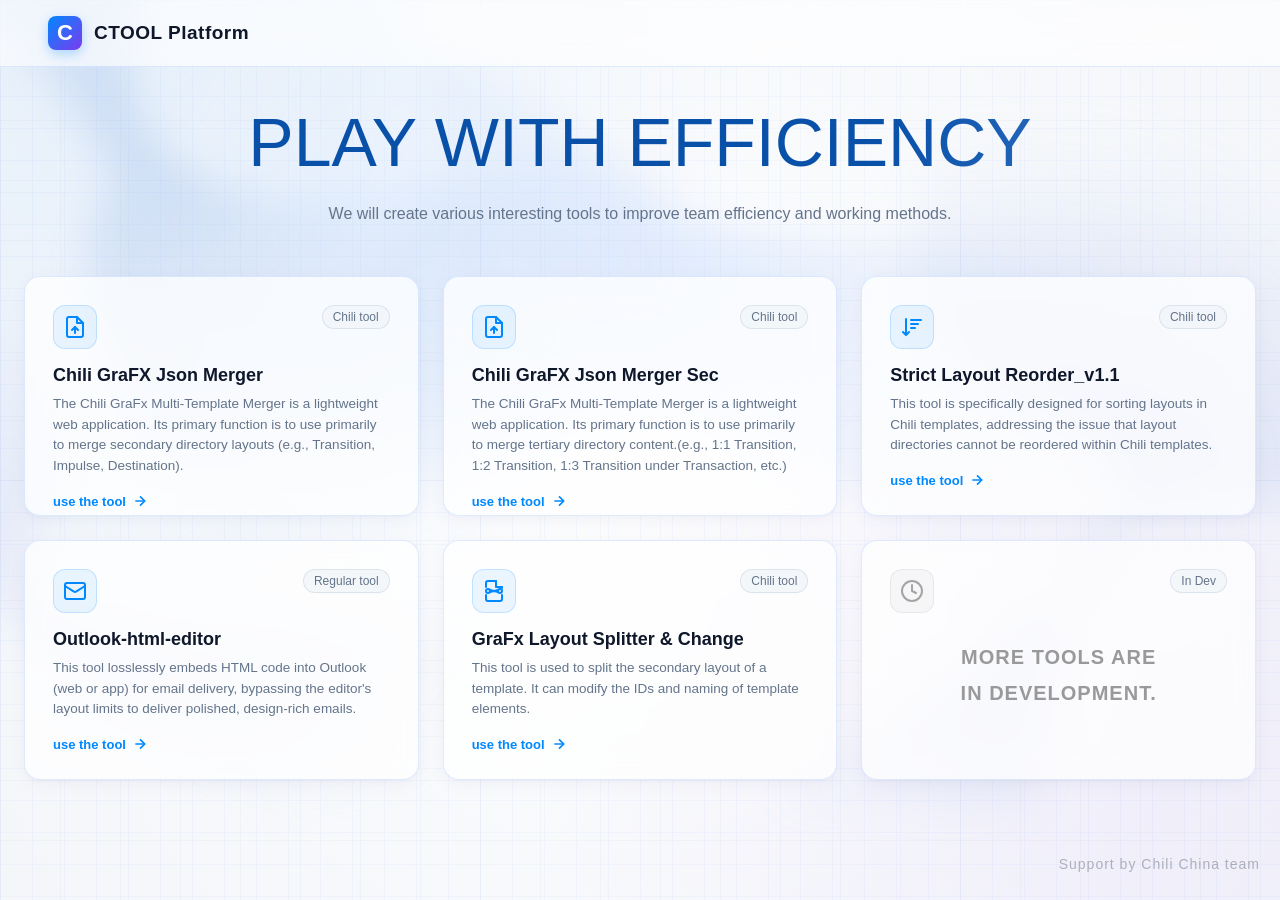
<file: index.html>
<html data-type="html" data-identifier="8f2a912b-34c8-47bc-a567-28d8b188c031" data-title="Light Tech Hub Dashboard" data-version="1" width="1200" height="800"><head>
    <meta charset="UTF-8">
    <meta name="viewport" content="width=device-width, initial-scale=1.0">
    <title>CTOOL Platform</title>
    <link href="./css/toolPlatform.css" type="text/css" rel="stylesheet"/>
	<link rel="icon" href="./img/favicon.ico" type="image/x-icon">
</head>
<body>

    <!-- 背景科技细线网格 -->
    <div class="grid-background"></div>
	
	<!-- Technical Grid Layer -->
	<div class="grid-overlay"></div>
	
	<!-- Wave Canvas Container -->
	<div id="canvas-wrapper">
	    <canvas id="fluid-canvas"></canvas>
	</div>
	

    <!-- 顶栏导航 -->
    <header>
        <div class="logo-container">
            <div class="logo-icon">
                <!-- <svg width="20" height="20" viewBox="0 0 24 24" fill="none" stroke="currentColor" stroke-width="2.5" stroke-linecap="round" stroke-linejoin="round"><polygon points="12 2 2 7 12 12 22 7 12 2"></polygon><polyline points="2 17 12 22 22 17"></polyline><polyline points="2 12 12 17 22 12"></polyline></svg> -->
				<p>C</p>
            </div>
            <h1 id="main-title">CTOOL Platform</h1>
        </div>
       <!-- <div class="system-status">
            <div class="status-indicator">
                <div class="status-dot"></div>
                <span id="status-text">系统状态：最佳</span>
            </div>
            <div id="time-display">--:--:--</div>
        </div> -->
    </header>

    <!-- 主界面内容区 -->
    <main>
        <div class="hero-section">
            <h2 id="hero-subtitle" class="shiny-text">Play with efficiency</h2>
            <p id="hero-desc">We will create various interesting tools to improve team efficiency and working methods.</p>
        </div>

        <!-- 功能模块网格 -->
        <div class="grid-container">
            
            <div class="card" id="merger" data-module="ai"  >
                <div class="card-header">
                    <div class="card-icon">
                        <svg width="24" height="24" viewBox="0 0 24 24" fill="none" stroke="currentColor" stroke-width="2" stroke-linecap="round" stroke-linejoin="round">
                          <!-- 主文件框架 -->
                          <path d="M14 2H6a2 2 0 0 0-2 2v16a2 2 0 0 0 2 2h12a2 2 0 0 0 2-2V8z"></path>
                          <polyline points="14 2 14 8 20 8"></polyline>
                          <!-- 文件内部的“合并/汇聚”箭头图标 -->
                          <path d="M12 18v-6"></path>
                          <path d="m9 15 3-3 3 3"></path>
                        </svg>
                    </div>
                    <span class="card-badge">Chili tool</span>
                </div>
                <div class="card-body">
                    <h3 id="ai-title">Chili GraFX Json Merger</h3>
                    <p id="ai-desc"> The Chili GraFx Multi-Template Merger is a lightweight web application. Its primary function is to use primarily to merge secondary directory layouts (e.g., Transition, Impulse, Destination). </p>
                </div>
                <div class="card-footer">
                    <span>use the tool</span>
                    <svg class="arrow-icon" width="16" height="16" viewBox="0 0 24 24" fill="none" stroke="currentColor" stroke-width="2.5"><line x1="5" y1="12" x2="19" y2="12"></line><polyline points="12 5 19 12 12 19"></polyline></svg>
                </div>
            </div>
			
			<div class="card" id="merger_sec" data-module="ai" >
			    <div class="card-header">
			        <div class="card-icon">
			            <svg width="24" height="24" viewBox="0 0 24 24" fill="none" stroke="currentColor" stroke-width="2" stroke-linecap="round" stroke-linejoin="round">
			              <!-- 主文件框架 -->
			              <path d="M14 2H6a2 2 0 0 0-2 2v16a2 2 0 0 0 2 2h12a2 2 0 0 0 2-2V8z"></path>
			              <polyline points="14 2 14 8 20 8"></polyline>
			              <!-- 文件内部的“合并/汇聚”箭头图标 -->
			              <path d="M12 18v-6"></path>
			              <path d="m9 15 3-3 3 3"></path>
			            </svg>
			        </div>
			        <span class="card-badge">Chili tool</span>
			    </div>
			    <div class="card-body">
			        <h3 id="ai-title">Chili GraFX Json Merger Sec</h3>
			        <p id="ai-desc">The Chili GraFx Multi-Template Merger is a lightweight web application. Its primary function is to use primarily to merge tertiary directory content.(e.g., 1:1 Transition, 1:2 Transition, 1:3 Transition under Transaction, etc.)</p>
			    </div>
			    <div class="card-footer">
			        <span>use the tool</span>
			        <svg class="arrow-icon" width="16" height="16" viewBox="0 0 24 24" fill="none" stroke="currentColor" stroke-width="2.5"><line x1="5" y1="12" x2="19" y2="12"></line><polyline points="12 5 19 12 12 19"></polyline></svg>
			    </div>
			</div>

           <div class="card" id="reorder" data-module="ai"/>
               <div class="card-header">
                   <div class="card-icon">
                       <svg width="24" height="24" viewBox="0 0 24 24" fill="none" stroke="currentColor" stroke-width="2" stroke-linecap="round" stroke-linejoin="round">
                         <!-- 代表排序数据/条目的长短柱状线条 -->
                         <path d="M11 5h10"></path>
                         <path d="M11 9h7"></path>
                         <path d="M11 13h4"></path>
                         
                         <!-- 代表升序/降序动作的上下箭头 -->
                         <path d="M3 17l3 3 3-3"></path>
                         <path d="M6 18V4"></path>
                       </svg>
                   </div>
                   <span class="card-badge">Chili tool</span>
               </div>
               <div class="card-body">
                   <h3 id="ai-title">Strict Layout Reorder_v1.1</h3>
                   <p id="ai-desc">This tool is specifically designed for sorting layouts in Chili templates, addressing the issue that layout directories cannot be reordered within Chili templates.</p>
               </div>
               <div class="card-footer">
                   <span>use the tool</span>
                   <svg class="arrow-icon" width="16" height="16" viewBox="0 0 24 24" fill="none" stroke="currentColor" stroke-width="2.5"><line x1="5" y1="12" x2="19" y2="12"></line><polyline points="12 5 19 12 12 19"></polyline></svg>
               </div>
           </div>
		   
		   <div class="card" id="outlook" data-module="ai" >
		       <div class="card-header">
		           <div class="card-icon">
		               <svg width="24" height="24" viewBox="0 0 24 24" fill="none" stroke="currentColor" stroke-width="2" stroke-linecap="round" stroke-linejoin="round">
		                 <!-- 信封外框 -->
		                 <rect width="20" height="16" x="2" y="4" rx="2"></rect>
		                 <!-- 信封折页/盖子 -->
		                 <path d="m22 7-8.97 5.7a1.94 1.94 0 0 1-2.06 0L2 7"></path>
		               </svg>
		           </div>
		           <span class="card-badge">Regular tool</span>
		       </div>
		       <div class="card-body">
		           <h3 id="ai-title">Outlook-html-editor</h3>
		           <p id="ai-desc">This tool losslessly embeds HTML code into Outlook (web or app) for email delivery, bypassing the editor's layout limits to deliver polished, design‑rich emails.</p>
		       </div>
		       <div class="card-footer">
		           <span>use the tool</span>
		           <svg class="arrow-icon" width="16" height="16" viewBox="0 0 24 24" fill="none" stroke="currentColor" stroke-width="2.5"><line x1="5" y1="12" x2="19" y2="12"></line><polyline points="12 5 19 12 12 19"></polyline></svg>
		       </div>
		   </div>

           <div class="card" id="splitter" data-module="ai">
               <div class="card-header">
                   <div class="card-icon">
                      <svg width="24" height="24" viewBox="0 0 24 24" fill="none" stroke="currentColor" stroke-width="2" stroke-linecap="round" stroke-linejoin="round">
                        <!-- 顶部上半截文件 -->
                        <path d="M14 2H6a2 2 0 0 0-2 2v4"></path>
                        <polyline points="14 2 14 8 20 8"></polyline>
                        <path d="M20 8v1"></path>
                        
                        <!-- 底部下半截文件 -->
                        <path d="M4 16v4a2 2 0 0 0 2 2h12a2 2 0 0 0 2-2v-4"></path>
                        
                        <!-- 中间裁切剪刀符号 -->
                        <circle cx="6" cy="12" r="2"></circle>
                        <circle cx="18" cy="12" r="2"></circle>
                        <path d="M7.8 11.1L12 12l4.2-0.9"></path>
                        <path d="M7.8 12.9L12 12l4.2 0.9"></path>
                      </svg>
                   </div>
                   <span class="card-badge">Chili tool</span>
               </div>
               <div class="card-body">
                   <h3 id="ai-title">GraFx Layout Splitter & Change</h3>
                   <p id="ai-desc">This tool is used to split the secondary layout of a template. It can modify the IDs and naming of template elements.</p>
               </div>
               <div class="card-footer">
                   <span>use the tool</span>
                   <svg class="arrow-icon" width="16" height="16" viewBox="0 0 24 24" fill="none" stroke="currentColor" stroke-width="2.5"><line x1="5" y1="12" x2="19" y2="12"></line><polyline points="12 5 19 12 12 19"></polyline></svg>
               </div>
           </div>


           <div class="card" data-module="inDev" id="card-devops">
               <div class="card-header">
                   <div class="card-icon">
           			<svg width="24" height="24" viewBox="0 0 24 24" fill="none" stroke="currentColor" stroke-width="2" stroke-linecap="round" stroke-linejoin="round">
           			  <!-- 表盘外圈 -->
           			  <circle cx="12" cy="12" r="10"></circle>
           			  <!-- 指在 12 点和 3 点之间的指针（等待状态） -->
           			  <polyline points="12 6 12 12 16 14"></polyline>
           			</svg>
                   </div>
                   <span class="card-badge">In Dev</span>
               </div>
               <div class="card-body">
                   <h3 id="devops-title" class="more_tool_wait">More tools are </br> in development.</h3>
                   <!-- <p id="devops-desc">支持一键流水线构建、K8s 容器编排与无缝热更新体验。</p> -->
               </div>
              <!-- <div class="card-footer">
                   <span>进入模块</span>
                   <svg class="arrow-icon" width="16" height="16" viewBox="0 0 24 24" fill="none" stroke="currentColor" stroke-width="2.5"><line x1="5" y1="12" x2="19" y2="12"></line><polyline points="12 5 19 12 12 19"></polyline></svg>
               </div> -->
           </div>

        </div>
    </main>
    <div class="floot">
		
		<div class="infor_area">
			<ul class="person_list">
				<li>
					<img src="./img/Nico.png"/>
					<p>Nico</p>
				</li>
				<li>
					<img src="./img/Max.png"/>
					<p>Max</p>
				</li>
				<li>
					<img src="./img/Shuai.png"/>
					<p>Shuai</p>
				</li>
				<li>
					<img src="./img/Garvin.png"/>
					<p>Garvin</p>
				</li>
				<li>
					<img src="./img/Chika.png"/>
					<p>Chika</p>
				</li>
			</ul>
			<p class="support_text">Support by Chili China team</p>
		</div>
	</div>
   
    <script>
        // 实时时钟更新
        // function updateTime() {
        //     const timeDisplay = document.getElementById('time-display');
        //     if (timeDisplay) {
        //         const now = new Date();
        //         const hours = String(now.getHours()).padStart(2, '0');
        //         const minutes = String(now.getMinutes()).padStart(2, '0');
        //         const seconds = String(now.getSeconds()).padStart(2, '0');
        //         timeDisplay.textContent = `${hours}:${minutes}:${seconds}`;
        //     }
        // }
        // setInterval(updateTime, 1000);
        // updateTime();
		
		
		
		
		document.getElementById('merger').addEventListener('click', function() {
		    // window.location.href = './GraFx Json Merger.html';
			window.open('./tools/GraFx Json Merger.html', '_blank');
		});
		
		document.getElementById('merger_sec').addEventListener('click', function() {
		    // window.location.href = './GraFx Json Merger.html';
			window.open('./tools/Chili Json Merger Sec.html', '_blank');
		});
		
		document.getElementById('reorder').addEventListener('click', function() {
		    // window.location.href = './GraFx Json Merger.html';
			window.open('./tools/Layout Restrictive Reorder Tool.html', '_blank');
		});
		document.getElementById('splitter').addEventListener('click', function() {
		    // window.location.href = './GraFx Json Merger.html';
			window.open('./tools/GraFx Layout Splitter & Change(En).html', '_blank');
		});

        document.getElementById('outlook').addEventListener('click', function() {
		    // window.location.href = './GraFx Json Merger.html';
			window.open('https://confluence.uhub.biz/spaces/VYRSHACHILIASIA/pages/965604810/%E5%9C%A8Outlook%E4%B8%8A%E5%8F%91%E9%80%81html%E6%A0%B7%E5%BC%8F%E5%86%85%E5%AE%B9', '_blank');
		});
        		
		
    </script>
<script src="./js/toolplatform.js" type="text/javascript"></script>


</body></html>
</file>
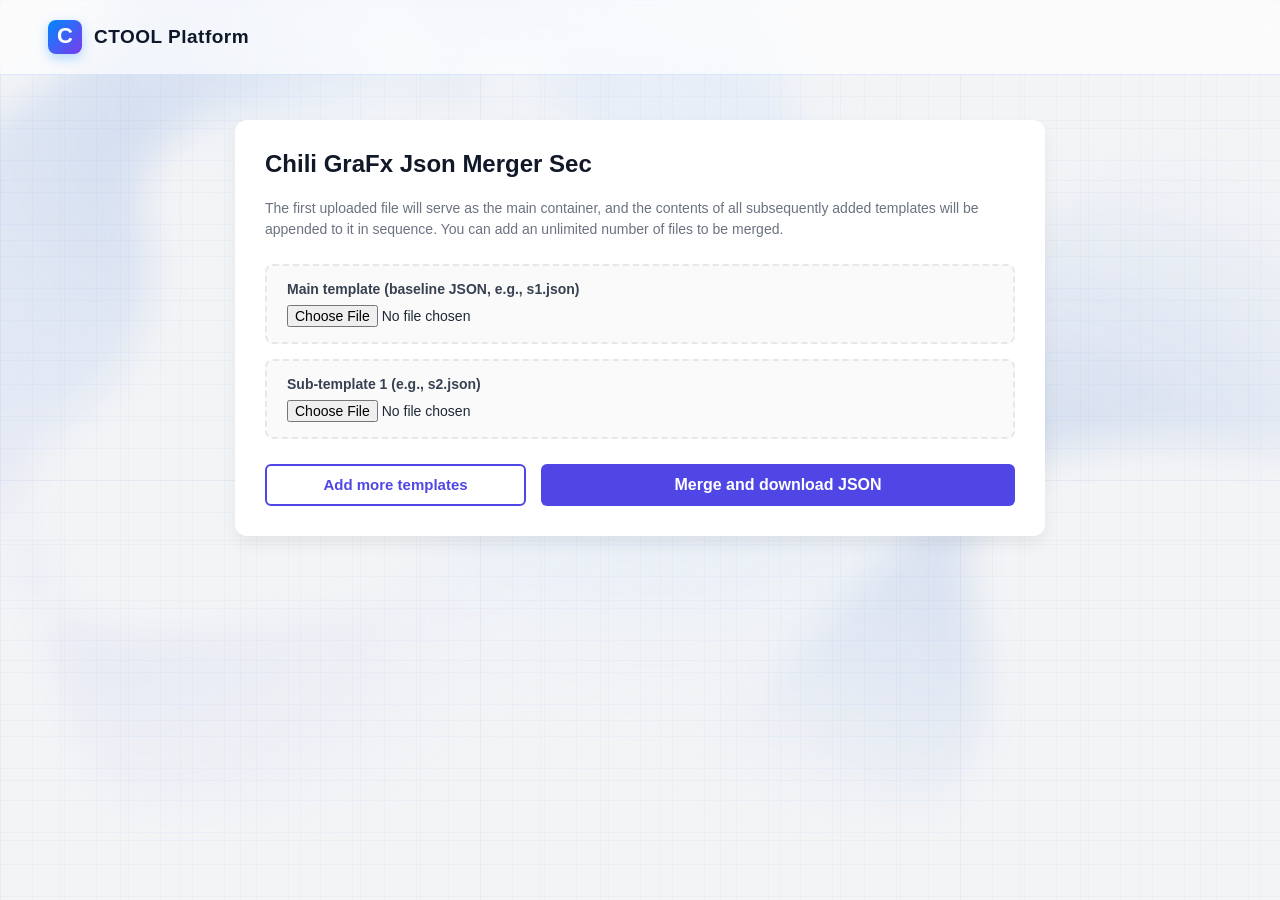
<file: tools/Chili Json Merger Sec.html>
<html lang="zh-CN"><head>
    <meta charset="UTF-8">
    <meta name="viewport" content="width=device-width, initial-scale=1.0">
	<script src="../js/merger_sec.js" type="text/javascript"></script>
	<link  href="../css/merger_sec.css" type="text/css" rel="stylesheet"/>
	<link rel="icon" href="../img/favicon.ico" type="image/x-icon">
    <title>Chili GraFx</title>
    <style>
    </style>
</head>
<body>

<!-- 背景科技细线网格 -->
    <div class="grid-background"></div>
	
	<!-- Technical Grid Layer -->
	<div class="grid-overlay"></div>
	
	<!-- Wave Canvas Container -->
	<div id="canvas-wrapper">
	    <canvas id="fluid-canvas"></canvas>
	</div>

<header>
        <div class="logo-container">
            <div class="logo-icon">
                <!-- <svg width="20" height="20" viewBox="0 0 24 24" fill="none" stroke="currentColor" stroke-width="2.5" stroke-linecap="round" stroke-linejoin="round"><polygon points="12 2 2 7 12 12 22 7 12 2"></polygon><polyline points="2 17 12 22 22 17"></polyline><polyline points="2 12 12 17 22 12"></polyline></svg> -->
				<p>C</p>
            </div>
            <h1 id="main-title">CTOOL Platform</h1>
        </div>
</header>


<div class="container">
    <h2>Chili GraFx Json Merger Sec</h2>
    <p>The first uploaded file will serve as the main container, and the contents of all subsequently added templates will be appended to it in sequence. You can add an unlimited number of files to be merged.</p>

    <div id="file-list">
        <!-- 主文件 (必选, 无法删除) -->
        <div class="file-group" id="group-0">
            <div class="file-info">
                <label>Main template (baseline JSON, e.g., s1.json)</label>
                <input type="file" class="json-input" accept=".json">
            </div>
        </div>
        
        <!-- 第一个子文件 (默认提供, 无法删除) -->
        <div class="file-group" id="group-1">
            <div class="file-info">
                <label>Sub-template 1 (e.g., s2.json)</label>
                <input type="file" class="json-input" accept=".json">
            </div>
        </div>
    </div>

    <div class="action-buttons">
        <button class="btn btn-add" onclick="addFileInput()">Add more templates</button>
        <button class="btn btn-merge" id="mergeBtn" onclick="processMerge()">Merge and download JSON</button>
    </div>
    
    <div id="status"></div>
</div>

<script src="../js/toolplatform.js"></script>
<script>
	document.querySelector('.logo-container').addEventListener('click', function() {
	    // window.location.href = './GraFx Json Merger.html';
		// window.open('../toolPlatform.html');
		window.location.href = "../index.html";
	});
</script>

</body></html>
</file>
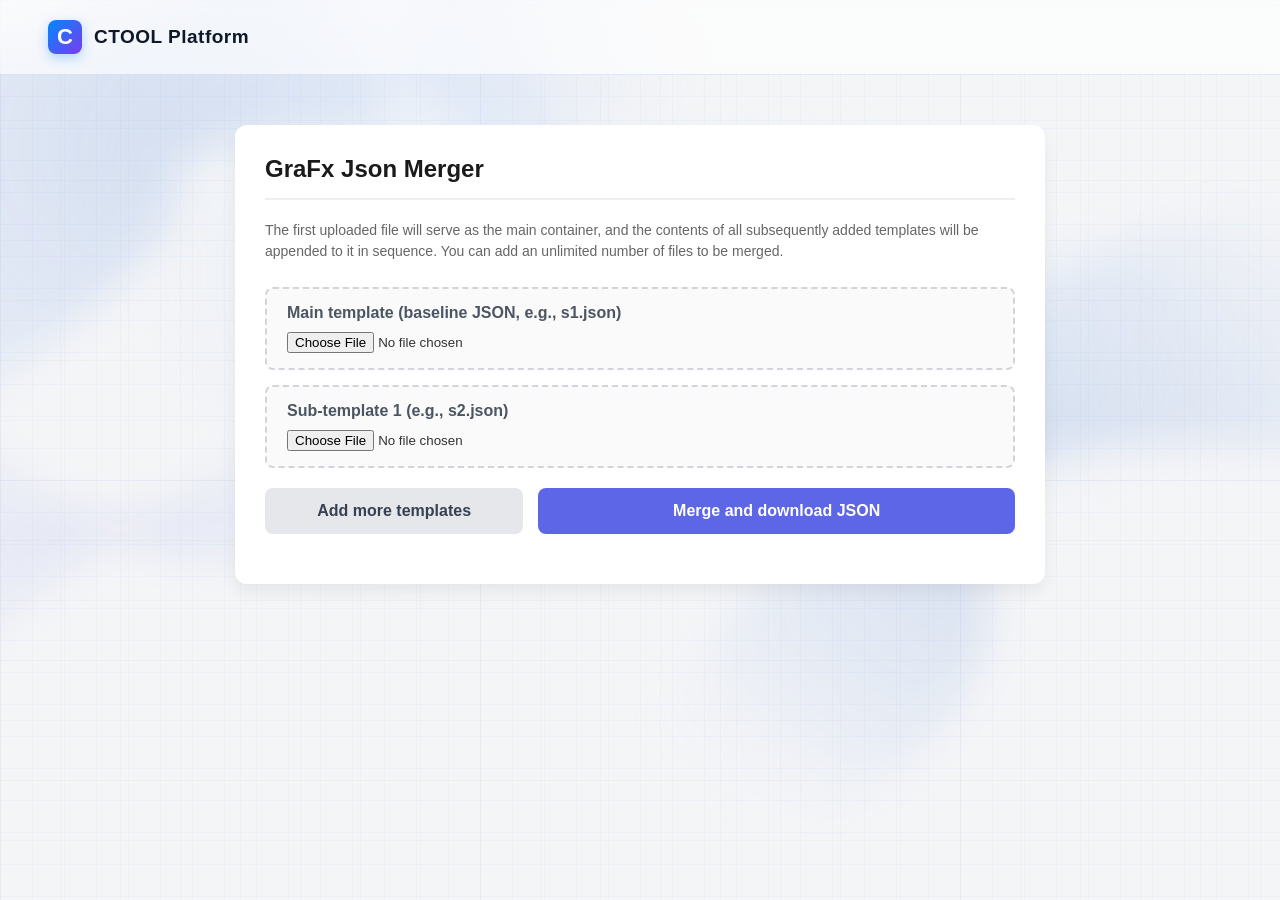
<file: tools/GraFx Json Merger.html>
<html data-type="html" data-identifier="8ca9028e-87db-4521-a39c-70e17fc304ed" data-title="GraFx 多模板 JSON 合并工具" data-version="1"><head>
    <meta charset="UTF-8">
	<link href="../css/merger.css" type="text/css" rel="stylesheet"/>
	<link rel="icon" href="../img/favicon.ico" type="image/x-icon">
    <title>GraFx Multi-JSON Merger</title>
</head>
<body>

<!-- 背景科技细线网格 -->
    <div class="grid-background"></div>
	
	<!-- Technical Grid Layer -->
	<div class="grid-overlay"></div>
	
	<!-- Wave Canvas Container -->
	<div id="canvas-wrapper">
	    <canvas id="fluid-canvas"></canvas>
	</div>

<header>
        <div class="logo-container">
            <div class="logo-icon">
                <!-- <svg width="20" height="20" viewBox="0 0 24 24" fill="none" stroke="currentColor" stroke-width="2.5" stroke-linecap="round" stroke-linejoin="round"><polygon points="12 2 2 7 12 12 22 7 12 2"></polygon><polyline points="2 17 12 22 22 17"></polyline><polyline points="2 12 12 17 22 12"></polyline></svg> -->
				<p>C</p>
            </div>
            <h1 id="main-title">CTOOL Platform</h1>
        </div>
</header>


<div class="container">
    <h1>GraFx Json Merger</h1>
    <p class="description">The first uploaded file will serve as the main container, and the contents of all subsequently added templates will be appended to it in sequence. You can add an unlimited number of files to be merged.</p>
    
    <div class="upload-group" id="fileInputsContainer">
        <div class="file-box">
            <div class="box-header">
                <label>Main template (baseline JSON, e.g., s1.json)</label>
            </div>
            <input type="file" class="json-file-input" accept=".json">
        </div>
        <div class="file-box">
            <div class="box-header">
                <label>Sub-template 1 (e.g., s2.json)</label>
            </div>
            <input type="file" class="json-file-input" accept=".json">
        </div>
    </div>

    <div class="action-buttons">
        <button id="addFileBtn" class="btn-add">Add more templates</button>
        <button id="mergeBtn" class="btn-merge">Merge and download JSON</button>
    </div>

    <div id="log"></div>
</div>

</body>
<script src="../js/merger.js" type="text/javascript"></script>

<script src="../js/toolplatform.js"></script>
<script>
	document.querySelector('.logo-container').addEventListener('click', function() {
	    // window.location.href = './GraFx Json Merger.html';
		// window.open('../toolPlatform.html');
		window.location.href = "../index.html";
	});
</script>

</html>
</file>
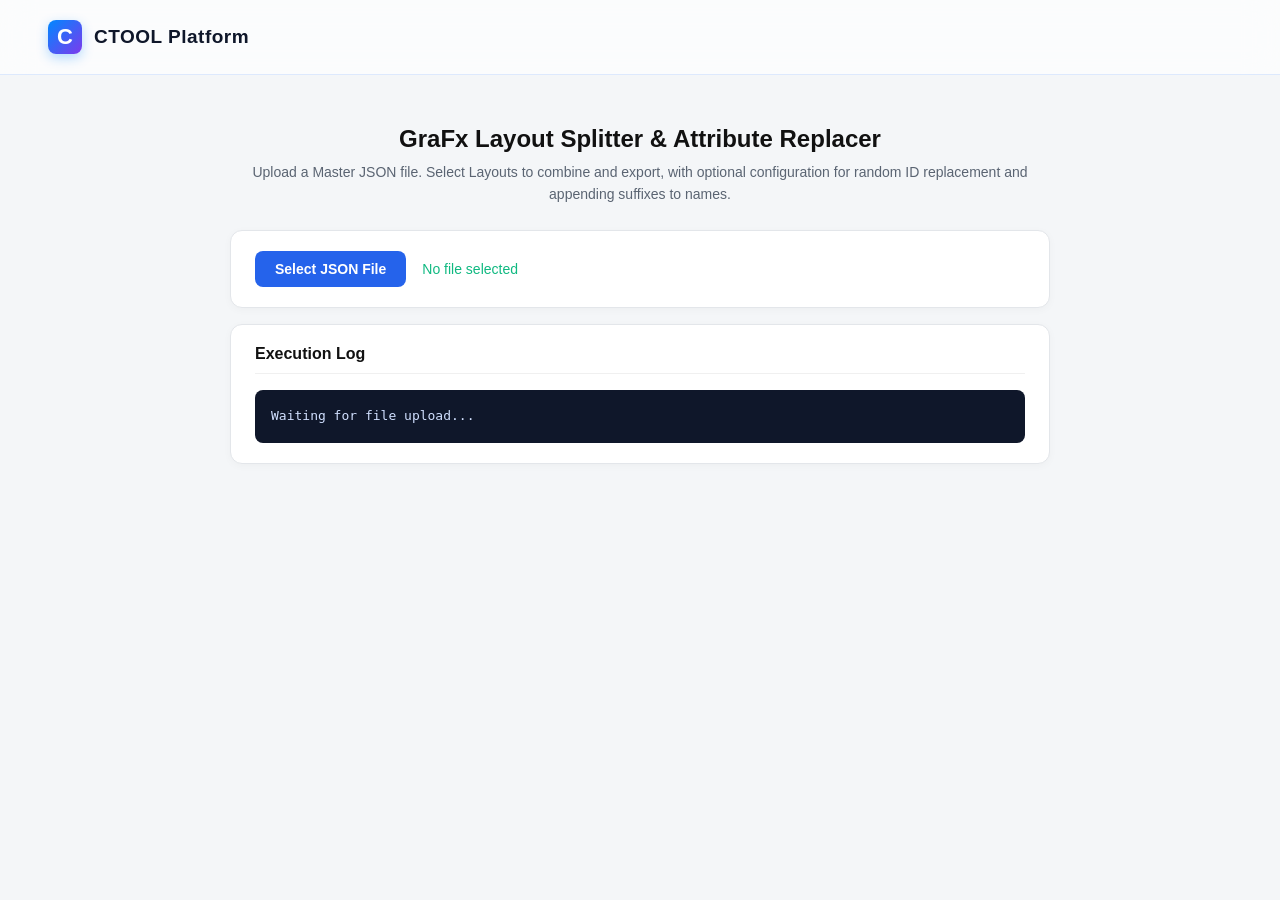
<file: tools/GraFx Layout Splitter & Change(En).html>
<html data-type="html" data-identifier="cf8f4153-a7ad-4f51-b8ba-bca4fdf24d67" data-title="GraFx Layout Splitter &amp; Attribute Replacer" data-version="1" width="900" height="1100"><head>
<meta charset="utf-8">
<link rel="icon" href="../img/favicon.ico" type="image/x-icon">
<style>
	
	
    * { box-sizing: border-box; padding: 0px;margin: 0px;}
	:root {
				--border-color: rgba(0, 102, 255, 0.12);
				--accent-cyan: #0088ff;
				--accent-purple: #7c3aed;
	        }
    body {
        margin: 0;
        font-family: -apple-system, BlinkMacSystemFont, "Segoe UI", Roboto, Helvetica, Arial, sans-serif;
        background: #f4f6f8;
        color: #1c2430;
        /* padding: 24px; */
    }
	
	
	header {
			    position: relative;
			    z-index: 10;
			    display: flex;
			    justify-content: space-between;
			    align-items: center;
			    padding: 20px 48px;
			    backdrop-filter: blur(16px);
			    -webkit-backdrop-filter: blur(16px);
			    background: rgba(255, 255, 255, 0.65);
			    border-bottom: 1px solid var(--border-color);
				width: 100%;
				/* height: 34px; */
			}
			
			.logo-container {
			    display: flex;
			    align-items: center;
			    gap: 12px;
				cursor: pointer;
			}
			
			.logo-icon {
			    width: 34px;
			    height: 34px;
			    border-radius: 8px;
			    background: linear-gradient(135deg, var(--accent-cyan), var(--accent-purple));
			    display: flex;
			    align-items: center;
			    justify-content: center;
			    box-shadow: 0 4px 12px rgba(0, 136, 255, 0.3);
			    color: #ffffff;
			}
			.logo-icon p{
				font-size: 22px;
				font-weight: bold;
				line-height: 34px;
				color: #ffffff;
			}
			
			h1#main-title {
			    font-size: 19px;
			    font-weight: 600;
			    letter-spacing: 0.5px;
			    color: #0f172a;
				padding: 0px;
				    margin: 0px;
				    border: navajowhite;
			}
	
    .container { max-width: 820px; margin: 0 auto;margin-top: 50px; }
    h1 { font-size: 24px; margin: 0 0 8px; text-align: center; color: #111; }
    #desc { color: #5a6472; margin: 0 0 24px; font-size: 14px; line-height: 1.6; text-align: center; }
    code { background: #e8eaed; padding: 2px 6px; border-radius: 4px; font-size: 13px; font-family: "SF Mono", Consolas, monospace; }
    
    .card {
        background: #fff;
        border: 1px solid #e3e6ea;
        border-radius: 12px;
        padding: 20px 24px;
        margin-bottom: 16px;
        box-shadow: 0 2px 8px rgba(0,0,0,0.03);
    }
    .card h3 { margin: 0 0 16px; font-size: 16px; color: #111; border-bottom: 1px solid #f0f0f0; padding-bottom: 10px; }
    .card h3 .tag { font-size: 11px; font-weight: 700; color: #16a34a; background: #e7f7ee; border-radius: 999px; padding: 3px 8px; margin-left: 8px; vertical-align: middle; }
    
    .upload-area { display: flex; align-items: center; }
    .filebtn {
        display: inline-block;
        background: #2563eb;
        color: #fff;
        padding: 10px 20px;
        border-radius: 8px;
        cursor: pointer;
        font-size: 14px;
        font-weight: 600;
        transition: background 0.3s;
    }
    .filebtn:hover { background: #1d4ed8; }
    .filebtn input { display: none; }
    #fileName { margin-left: 16px; font-size: 14px; color: #10b981; font-weight: 500; }
    
    /* Layout Selector Styles */
    .checkbox-list { display: grid; grid-template-columns: repeat(auto-fill, minmax(200px, 1fr)); gap: 10px; margin-bottom: 16px; }
    .checkbox-item {
        background: #f9fafb; border: 1px solid #e5e7eb; padding: 12px 15px;
        border-radius: 8px; display: flex; align-items: center; cursor: pointer;
        transition: all 0.2s;
    }
    .checkbox-item:hover { border-color: #3b82f6; background: #eff6ff; }
    .checkbox-item input { margin-right: 12px; cursor: pointer; transform: scale(1.2); }
    .checkbox-item span { font-weight: 500; color: #1f2937; font-size: 14px; }
    
    /* Options Styles */
    .opt-row { display: flex; flex-direction: column; gap: 12px; }
    .opt-row-horizontal { display: flex; gap: 20px; align-items: center; flex-wrap: wrap; }
    .sub { margin-left: 28px; padding-left: 16px; border-left: 2px solid #eceef1; margin-top: 14px; display: flex; flex-direction: column; gap: 12px; }
    label.opt { font-size: 14px; display: flex; align-items: center; gap: 8px; cursor: pointer; }
    label.opt.master { font-weight: 700; color: #1f2937; font-size: 15px; }
    label.opt input:disabled + span, label.opt input:disabled { opacity: .45; }
    hr { border: none; border-top: 1px solid #eceef1; margin: 10px 0; }
    
    .input-group { display: flex; align-items: center; gap: 10px; }
    .input-group label { font-size: 14px; font-weight: 600; color: #374151; }
    .text-input {
        font-size: 14px;
        padding: 8px 12px;
        border: 1px solid #cfd4da;
        border-radius: 8px;
        width: 220px;
        font-family: "SF Mono", Consolas, monospace;
        transition: border-color 0.2s;
    }
    .text-input:focus { outline: none; border-color: #2f6df6; box-shadow: 0 0 0 2px rgba(47,109,246,.15); }
    .text-input:disabled { background: #f1f2f4; opacity: .55; cursor: not-allowed; }
    .suffix-preview { font-size: 12.5px; color: #5a6472; }
    .suffix-preview b { color: #16a34a; }
    
    .action-container { display: flex; flex-direction: column; gap: 12px; }
    button.action {
        background: #10b981;
        color: #fff;
        border: none;
        padding: 14px 24px;
        border-radius: 8px;
        font-size: 16px;
        font-weight: 600;
        cursor: pointer;
        transition: background 0.3s;
        width: 100%;
        text-align: center;
    }
    button.action:disabled { background: #9ca3af; cursor: not-allowed; }
    button.action:not(:disabled):hover { background: #059669; }
    
    #log {
        background: #0f172a;
        color: #d1e0ff;
        border-radius: 8px;
        padding: 16px;
        font-family: "SF Mono", Consolas, monospace;
        font-size: 13px;
        line-height: 1.6;
        white-space: pre-wrap;
        word-break: break-all;
        max-height: 300px;
        overflow: auto;
        margin: 0;
    }
    .note { font-size: 12.5px; color: #8a929d; line-height: 1.6; margin: 0; }
    
    #actionArea { display: none; }
</style>
</head>
<body>
	
	<header>
	        <div class="logo-container">
	            <div class="logo-icon">
	                <!-- <svg width="20" height="20" viewBox="0 0 24 24" fill="none" stroke="currentColor" stroke-width="2.5" stroke-linecap="round" stroke-linejoin="round"><polygon points="12 2 2 7 12 12 22 7 12 2"></polygon><polyline points="2 17 12 22 22 17"></polyline><polyline points="2 12 12 17 22 12"></polyline></svg> -->
					<p>C</p>
	            </div>
	            <h1 id="main-title">CTOOL Platform</h1>
	        </div>
	</header>
	
<div class="container">
    <h1>GraFx Layout Splitter &amp; Attribute Replacer</h1>
    <p id="desc">Upload a Master JSON file. Select Layouts to combine and export, with optional configuration for random ID replacement and appending suffixes to names.</p>

    <!-- Upload Area -->
    <div class="card">
        <div class="upload-area">
            <label class="filebtn">
                Select JSON File
                <input type="file" id="fileInput" accept=".json,application/json">
            </label>
            <span id="fileName">No file selected</span>
        </div>
    </div>

    <!-- Main Processing Area (Hidden until file uploaded) -->
    <div id="actionArea">
        <!-- Layout Splitter Section -->
        <div class="card">
            <h3>1. Split &amp; Combine: Select Layouts to Export</h3>
            <div class="checkbox-list" id="checkboxContainer"></div>
            <div class="input-group" style="margin-top: 10px;">
                <label for="fileNameSuffix">Export File Suffix:</label>
                <input type="text" id="fileNameSuffix" class="text-input" placeholder="e.g., _Custom_Mix">
            </div>
            <p class="note" style="margin-top: 10px;">Note: The system will automatically extract selected Layouts, safely ignore corrupted arrays, and rebuild internal dependencies and variable visibility conditions.</p>
        </div>

        <!-- ID Replacer Section -->
        <div class="card">
            <h3>2. Internal ID Random Replacement</h3>
            <div class="opt-row">
                <label class="opt master"><input type="checkbox" id="enableIds"> <span>Enable ID Random Replacement (Generates unique 20-digit numbers)</span></label>
            </div>
            <div class="sub" id="idOptions">
                <div class="opt-row">
                    <label class="opt"><input type="radio" name="mode" value="ref" checked=""> <span>Maintain Reference Integrity (Recommended) — Synchronizes all references, font keys, embedded toolbar JSON, object keys, etc.</span></label>
                    <!-- <label class="opt"><input type="radio" name="mode" value="literal"> <span>Replace 'id' Fields Only (Literal Mode) — Only replaces values where the field name is 'id', ignores references.</span></label> -->
                </div>
                <hr>
                <div class="opt-row-horizontal">
                    <label class="opt"><input type="checkbox" id="keepFonts" checked=""> <span>Keep compound IDs containing "::" (Font styles, etc.)</span></label>
                    <label class="opt"><input type="checkbox" id="keepAssets" checked=""> <span>Keep external asset IDs (source.id)</span></label>
                </div>
            </div>
        </div>

        <!-- Name Replacer Section -->
        <div class="card">
            <h3>3. Append Suffix to Element Names <span class="tag">Customizable</span></h3>
            <div class="opt-row">
                <label class="opt master"><input type="checkbox" id="enableNames"> <span>Enable: Append suffix to Frame / Variable / Action names</span></label>
            </div>
            <div class="sub" id="nameOptions">
                <div class="input-group">
                    <label for="suffixInput">Suffix:</label>
                    <input type="text" id="suffixInput" class="text-input" value="_sec" placeholder="e.g., _sec / _v2" maxlength="40" style="width: 150px;">
                    <span class="suffix-preview">Preview: <code>Logo</code> → <code><b id="suffixPreview">Logo_sec</b></code></span>
                </div>
                <div class="opt-row-horizontal">
                    <label class="opt"><input type="checkbox" id="sufFrames" checked=""> <span>Frame Names</span></label>
                    <label class="opt"><input type="checkbox" id="sufVars" checked=""> <span>Variables</span></label>
                    <label class="opt"><input type="checkbox" id="sufActions" checked=""> <span>Action Names</span></label>
                </div>
                <p class="note">Note: Automatically scans each Action script to synchronously replace exactly matched names enclosed in quotes. Unchecked categories will not affect code references.</p>
            </div>
        </div>

        <!-- Export & Log Section -->
        <div class="card action-container">
            <button class="action" id="processBtn" disabled="">Process &amp; Export JSON</button>
            <p class="note">Warning: Because the checkSum cannot be recalculated, if a validation error occurs during import, please 'Save As' in the system or manually remove the checkSum field.</p>
        </div>
    </div>

    <!-- Log Card -->
    <div class="card">
        <h3>Execution Log</h3>
        <pre id="log">Waiting for file upload...</pre>
    </div>
</div>

<script>
document.addEventListener("DOMContentLoaded", function() {
    // ---- DOM Elements ----
    const fileInput = document.getElementById('fileInput');
    const fileNameEl = document.getElementById('fileName');
    const actionArea = document.getElementById('actionArea');
    const checkboxContainer = document.getElementById('checkboxContainer');
    const fileNameSuffixInput = document.getElementById('fileNameSuffix');
    const processBtn = document.getElementById('processBtn');
    const logEl = document.getElementById('log');

    // ID Replace Elements
    const enableIds = document.getElementById('enableIds');
    const idOptions = document.getElementById('idOptions');
    const keepFontsEl = document.getElementById('keepFonts');
    const keepAssetsEl = document.getElementById('keepAssets');

    // Name Replace Elements
    const enableNames = document.getElementById('enableNames');
    const nameOptions = document.getElementById('nameOptions');
    const suffixInput = document.getElementById('suffixInput');
    const suffixPreview = document.getElementById('suffixPreview');
    const sufFrames = document.getElementById('sufFrames');
    const sufVars = document.getElementById('sufVars');
    const sufActions = document.getElementById('sufActions');

    // ---- Global State ----
    let originalJson = null;
    let originalFileName = "";
    let baseFileName = "";
    const DEFAULT_NAME_SUFFIX = '_sec';
    let CURRENT_NAME_SUFFIX = DEFAULT_NAME_SUFFIX;

    // ID Replacing State
    let usedIds = Object.create(null);
    let idMapping = Object.create(null);
    let keepFonts = true;
    let keepAssets = true;

    // Name Replacing State
    let nameMaps = { frames: {}, variables: {}, actions: {} };
    let enabledCats = { frames: false, variables: false, actions: false };
    let codeReplacer = null;

    // ---- Utilities ----
    function hasOwn(o, k) { return Object.prototype.hasOwnProperty.call(o, k); }
    function log(msg) { logEl.textContent += '\n' + msg; logEl.scrollTop = logEl.scrollHeight; }
    function resetLog(msg) { logEl.textContent = msg; }
    function escapeRegex(s) { return s.replace(/[.*+?^${}()|[\]\\]/g, '\\$&'); }

    // Toggle logic for UI Sections
    function setDisabled(container, disabled) {
        const inputs = container.querySelectorAll('input');
        for (let i = 0; i < inputs.length; i++) inputs[i].disabled = disabled;
    }
    function syncEnabledUI() {
        setDisabled(idOptions, !enableIds.checked);
        setDisabled(nameOptions, !enableNames.checked);
    }
    function updateSuffixPreview() {
        let v = suffixInput.value.trim();
        let displaySuffix = v.length ? v : DEFAULT_NAME_SUFFIX;
        suffixPreview.textContent = 'Logo' + displaySuffix;
    }

    enableIds.addEventListener('change', syncEnabledUI);
    enableNames.addEventListener('change', syncEnabledUI);
    suffixInput.addEventListener('input', updateSuffixPreview);
    syncEnabledUI();
    updateSuffixPreview();

    // ---- File Parsing & Layout Extraction (Tool 1 Logic) ----
    fileInput.addEventListener('change', function(e) {
        let file = e.target.files[0];
        if (!file) return;
        originalFileName = file.name;
        baseFileName = originalFileName.replace(/\.json$/i, '');
        
        let reader = new FileReader();
        reader.onload = function(evt) {
            try {
                originalJson = JSON.parse(evt.target.result);
                fileNameEl.textContent = "Loaded: " + originalFileName;
                resetLog('✅ Successfully parsed JSON: ' + originalFileName + ' (' + evt.target.result.length + ' characters)');
                parseFolders();
            } catch(err) {
                resetLog("❌ JSON parsing failed: " + err.message);
                actionArea.style.display = "none";
            }
        };
        reader.readAsText(file);
    });

    function parseFolders() {
        if (!originalJson || !originalJson.layouts) return;
        
        // Find Default layout (Root)
        let defaultLayout = originalJson.layouts.find(x => x.name === 'Default' || !x.parentId);
        if (!defaultLayout) {
            log("⚠️ Could not find 'Default' root Layout, which may affect parsing.");
        }

        // Find children by parentId
        let topFolders = [];
        if (defaultLayout) {
            topFolders = originalJson.layouts.filter(x => x.parentId === defaultLayout.id);
        } else {
            // Fallback: list all layouts without parents
            topFolders = originalJson.layouts.filter(x => !x.parentId);
        }
        
        checkboxContainer.innerHTML = "";
        
        if (topFolders.length === 0) {
            log("❌ Could not find subfolders under the root node.");
            return;
        }

        topFolders.forEach(folder => {
            let label = document.createElement('label');
            label.className = 'checkbox-item';
            
            let cb = document.createElement('input');
            cb.type = 'checkbox';
            cb.value = folder.id;
            cb.dataset.name = folder.name;
            cb.addEventListener('change', updateFileSuffixInput);
            
            let span = document.createElement('span');
            span.innerText = folder.name;
            
            label.appendChild(cb);
            label.appendChild(span);
            checkboxContainer.appendChild(label);
        });

        actionArea.style.display = "block";
        updateExportState();
    }

    function updateFileSuffixInput() {
        let selected = Array.from(checkboxContainer.querySelectorAll('input:checked'));
        if (selected.length === 0) {
            fileNameSuffixInput.value = "";
        } else if (selected.length <= 2) {
            fileNameSuffixInput.value = selected.map(cb => cb.dataset.name.replace(/[^a-zA-Z0-9_-]/g, '')).join('_');
        } else {
            fileNameSuffixInput.value = "Combined_Mix";
        }
        updateExportState();
    }

    function updateExportState() {
        let selected = Array.from(checkboxContainer.querySelectorAll('input:checked'));
        processBtn.disabled = selected.length === 0;
    }

    // ---- Core Processing Logic ----
    
    // Generate random 20-digit string
    function generateNewId() {
        let s;
        do {
            s = String(Math.floor(Math.random() * 9) + 1);
            for (let i = 0; i < 19; i++) s += Math.floor(Math.random() * 10);
        } while (usedIds[s]);
        usedIds[s] = true;
        return s;
    }

    // [ID Logic] Collect all IDs
    function collectIds(obj, parentKey) {
        if (Array.isArray(obj)) {
            for (let i = 0; i < obj.length; i++) collectIds(obj[i], parentKey);
        } else if (obj && typeof obj === 'object') {
            for (let k in obj) {
                if (!hasOwn(obj, k)) continue;
                let v = obj[k];
                if (k === 'id' && typeof v === 'string' && v.length) {
                    let skip = false;
                    if (keepFonts && v.indexOf('::') !== -1) skip = true;
                    if (keepAssets && parentKey === 'source') skip = true;
                    if (!skip && !(v in idMapping)) idMapping[v] = generateNewId();
                }
                collectIds(v, k);
            }
        }
    }

    // [ID Logic] Transform References
    function transformRef(obj, parentKey) {
        if (Array.isArray(obj)) {
            let arr = [];
            for (let i = 0; i < obj.length; i++) arr.push(transformRef(obj[i], parentKey));
            return arr;
        }
        if (obj && typeof obj === 'object') {
            let out = {};
            for (let k in obj) {
                if (!hasOwn(obj, k)) continue;
                let nk = (idMapping[k] !== undefined) ? idMapping[k] : k;
                out[nk] = transformRef(obj[k], k);
            }
            return out;
        }
        if (typeof obj === 'string') {
            if (parentKey === 'toolbar') {
                try {
                    let inner = JSON.parse(obj);
                    return JSON.stringify(transformRef(inner, null));
                } catch (e) { return obj; }
            }
            if (idMapping[obj] !== undefined) return idMapping[obj];
            if (obj.indexOf('var.') === 0) {
                let rest = obj.slice(4);
                if (idMapping[rest] !== undefined) return 'var.' + idMapping[rest];
            }
        }
        return obj;
    }

    // [ID Logic] Transform Literal
    function transformLiteral(obj) {
        if (Array.isArray(obj)) {
            let arr = [];
            for (let i = 0; i < obj.length; i++) arr.push(transformLiteral(obj[i]));
            return arr;
        }
        if (obj && typeof obj === 'object') {
            let out = {};
            for (let k in obj) {
                if (!hasOwn(obj, k)) continue;
                if (k === 'id' && typeof obj[k] === 'string' && idMapping[obj[k]] !== undefined) {
                    out[k] = idMapping[obj[k]];
                } else {
                    out[k] = transformLiteral(obj[k]);
                }
            }
            return out;
        }
        return obj;
    }

    // [Name Logic] Collect Names
    function collectNames(obj, parentKey) {
        if (Array.isArray(obj)) {
            for (let i = 0; i < obj.length; i++) collectNames(obj[i], parentKey);
            return;
        }
        if (obj && typeof obj === 'object') {
            if ((parentKey === 'frames' || parentKey === 'variables' || parentKey === 'actions')
                && enabledCats[parentKey]
                && typeof obj.name === 'string' && obj.name.length) {
                if (!(obj.name in nameMaps[parentKey])) {
                    nameMaps[parentKey][obj.name] = obj.name + CURRENT_NAME_SUFFIX;
                }
            }
            for (let k in obj) {
                if (!hasOwn(obj, k)) continue;
                collectNames(obj[k], k);
            }
        }
    }

    // [Name Logic] Build Regex for Action scripts
    function buildCodeReplacer() {
        let list = [];
        let seen = Object.create(null);
        ['frames', 'variables'].forEach(function(cat) {
            for (let name in nameMaps[cat]) {
                if (!seen[name]) { seen[name] = 1; list.push(name); }
            }
        });
        if (!list.length) return null;
        list.sort(function(a, b) { return b.length - a.length; });
        let re = new RegExp('(["\'`])(' + list.map(escapeRegex).join('|') + ')\\1', 'g');
        return function (code) {
            return code.replace(re, function (m, q, name) { return q + name + CURRENT_NAME_SUFFIX + q; });
        };
    }

    // [Name Logic] Apply New Names and Replace Scripts
    function applyNames(obj, parentKey) {
        if (Array.isArray(obj)) {
            for (let i = 0; i < obj.length; i++) applyNames(obj[i], parentKey);
            return;
        }
        if (obj && typeof obj === 'object') {
            if ((parentKey === 'frames' || parentKey === 'variables' || parentKey === 'actions')
                && enabledCats[parentKey]
                && typeof obj.name === 'string' && (obj.name in nameMaps[parentKey])) {
                obj.name = nameMaps[parentKey][obj.name];
            }
            if (parentKey === 'actions' && codeReplacer && typeof obj.script === 'string') {
                obj.script = codeReplacer(obj.script);
            }
            for (let k in obj) {
                if (!hasOwn(obj, k)) continue;
                applyNames(obj[k], k);
            }
        }
    }

    // ---- Execution Pipeline ----
    processBtn.addEventListener('click', function() {
        let selectedCbs = Array.from(checkboxContainer.querySelectorAll('input:checked'));
        if (selectedCbs.length === 0) {
            log("❌ Please select at least one Layout to export.");
            return;
        }

        resetLog('▶ Starting process...');
        
        // 1. SPLIT LOGIC (Tool 1)
        let doc = JSON.parse(JSON.stringify(originalJson)); 
        let targetLayouts = [];
        
        function recursivelyCollectLayouts(layoutId) {
            let l = doc.layouts.find(x => x.id === layoutId);
            if (l && !targetLayouts.some(x => x.id === l.id)) {
                targetLayouts.push(l);
                let children = doc.layouts.filter(x => x.parentId === layoutId);
                children.forEach(c => recursivelyCollectLayouts(c.id));
            }
        }
        
        let defaultLayout = doc.layouts.find(x => x.name === 'Default' || !x.parentId);
        if (defaultLayout && !targetLayouts.some(x => x.id === defaultLayout.id)) {
            targetLayouts.push(defaultLayout);
        }
        
        selectedCbs.forEach(cb => recursivelyCollectLayouts(cb.value));
        
        // Fix childLayouts
        targetLayouts.forEach(l => {
            l.childLayouts = targetLayouts.filter(x => x.parentId === l.id).map(x => x.id);
        });
        doc.layouts = targetLayouts;
        const keptLayoutIds = new Set(targetLayouts.map(l => l.id));
        
        // Fix active layout
        if (!keptLayoutIds.has(doc.selectedLayoutId)) {
            doc.selectedLayoutId = selectedCbs[0].value;
        }
        
        // Fix Variables visibility
        if (doc.variables) {
            doc.variables.forEach(v => {
                if (v.visibility && Array.isArray(v.visibility.layouts)) {
                    v.visibility.layouts = v.visibility.layouts.filter(l => keptLayoutIds.has(l.layoutId));
                }
            });
        }
        
        // Fix PrivateData Toolbar Map
        if (doc.privateData && doc.privateData.toolbar) {
            try {
                let toolbarData = JSON.parse(doc.privateData.toolbar);
                if (toolbarData.layoutMaps) {
                    toolbarData.layoutMaps = toolbarData.layoutMaps.filter(map => keptLayoutIds.has(map.layoutId));
                }
                doc.privateData.toolbar = JSON.stringify(toolbarData);
            } catch(e) {}
        }
        
        log(`✓ Layout extraction complete, extracted ${targetLayouts.length} Layouts.`);

        // 2. NAME REPLACE LOGIC (Tool 2)
        if (enableNames.checked) {
            let inputSuf = suffixInput.value.trim();
            CURRENT_NAME_SUFFIX = inputSuf.length ? inputSuf : DEFAULT_NAME_SUFFIX;
            
            enabledCats = {
                frames: sufFrames.checked,
                variables: sufVars.checked,
                actions: sufActions.checked
            };
            nameMaps = { frames: {}, variables: {}, actions: {} };
            
            collectNames(doc, null);
            codeReplacer = buildCodeReplacer();
            applyNames(doc, null);
            
            let fN = Object.keys(nameMaps.frames).length;
            let vN = Object.keys(nameMaps.variables).length;
            let aN = Object.keys(nameMaps.actions).length;
            
            log(`✓ [Name Suffix '${CURRENT_NAME_SUFFIX}'] update complete: frames(${fN}), variables(${vN}), actions(${aN})`);
            if (codeReplacer) {
                log(`✓ Action scripts scanned and frame/variable references synchronized.`);
            }
        } else {
            log('- [Name Suffix] option unchecked, skipped.');
        }

        // 3. ID REPLACE LOGIC (Tool 2)
        let finalDoc = doc;
        if (enableIds.checked) {
            let mode = document.querySelector('input[name="mode"]:checked').value;
            keepFonts = keepFontsEl.checked;
            keepAssets = keepAssetsEl.checked;
            
            usedIds = Object.create(null);
            idMapping = Object.create(null);
            
            collectIds(doc, null);
            let idKeys = Object.keys(idMapping);
            
            finalDoc = (mode === 'ref') ? transformRef(doc, null) : transformLiteral(doc);
            
            log(`✓ [ID Replacement] update complete. Mode: ${mode === 'ref' ? 'Maintain References' : 'Literal Only'}`);
            log(`✓ Unique IDs replaced: ${idKeys.length}.`);
        } else {
            log('- [ID Replacement] option unchecked, skipped.');
        }

        // 4. PREPARE FILE & DOWNLOAD
        let fileSuffix = fileNameSuffixInput.value.trim();
        if (fileSuffix) fileSuffix = "_" + fileSuffix;
        let outputName = `${baseFileName}${fileSuffix}.json`;
        
        let blob = new Blob([JSON.stringify(finalDoc)], {type: 'application/json;charset=utf-8'});
        let url = URL.createObjectURL(blob);
        let a = document.createElement('a');
        a.href = url;
        a.download = outputName;
        document.body.appendChild(a);
        a.click();
        document.body.removeChild(a);
        setTimeout(function() { URL.revokeObjectURL(url); }, 2000);
        
        log(`\n🎉 Processing complete! File downloaded automatically: ${outputName}`);
    });
});

document.querySelector('.logo-container').addEventListener('click', function() {
	    // window.location.href = './GraFx Json Merger.html';
		// window.open('../toolPlatform.html');
		window.location.href = "../toolPlatform.html";
	});


</script>

</body></html>
</file>
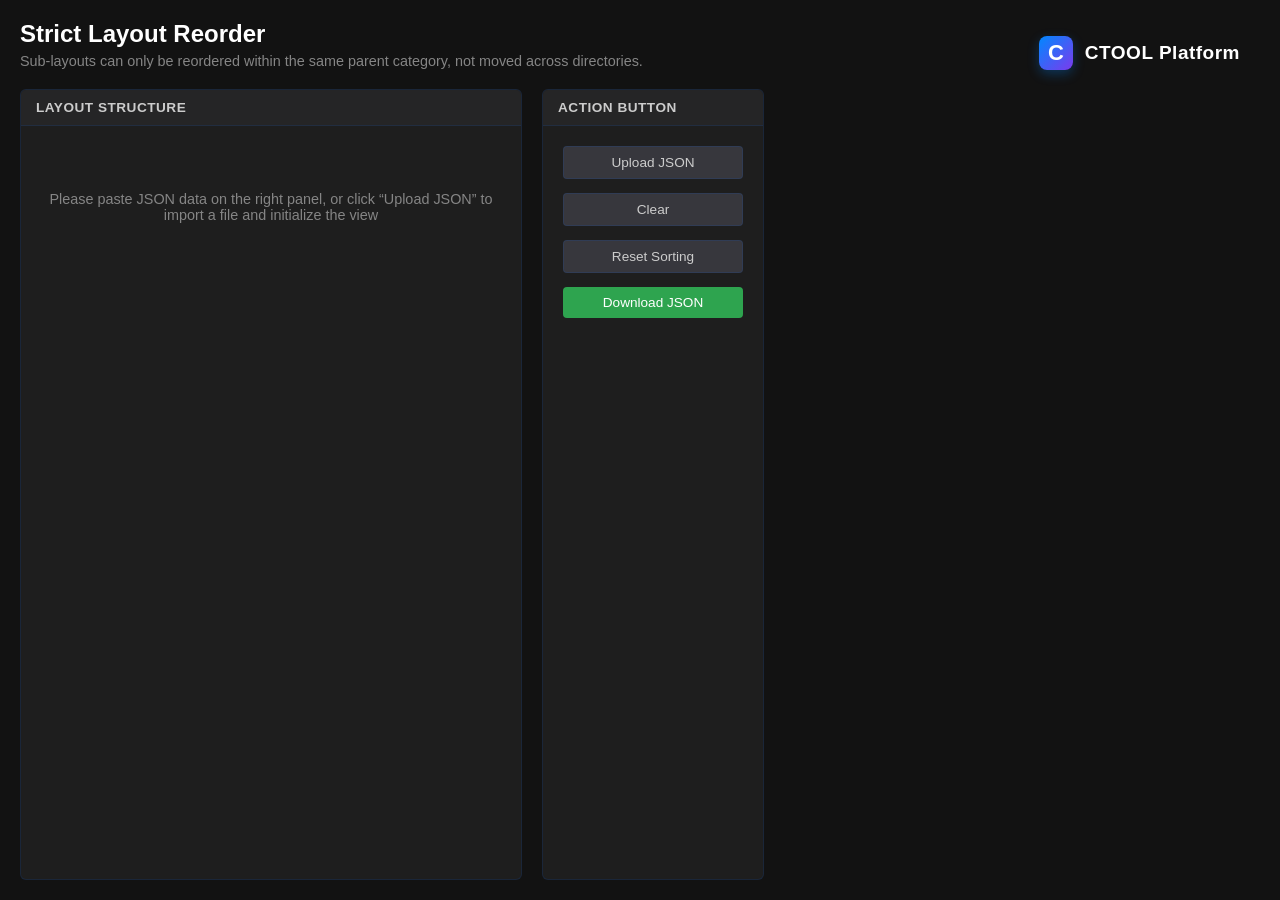
<file: tools/Layout Restrictive Reorder Tool.html>
<html data-type="html" data-identifier="4f5c6e9b-124b-494c-ba81-ca71a90dadf7" data-title="Layout Restrictive Reorder Tool" data-version="3">
<head>
<link href="../css/Layout Restrictive Reorder Tool.css" type="text/css" rel="stylesheet"/>
<link rel="icon" href="../img/favicon.ico" type="image/x-icon">
</head>
<body>

    <header>
        <h1 id="main-title">Strict Layout Reorder</h1>
        <p id="sub-title">Sub-layouts can only be reordered within the same parent category, not moved across directories. </p>
		<div class="logo-container">
		    <div class="logo-icon">
		        <!-- <svg width="20" height="20" viewBox="0 0 24 24" fill="none" stroke="currentColor" stroke-width="2.5" stroke-linecap="round" stroke-linejoin="round"><polygon points="12 2 2 7 12 12 22 7 12 2"></polygon><polyline points="2 17 12 22 22 17"></polyline><polyline points="2 12 12 17 22 12"></polyline></svg> -->
				<p>C</p>
		    </div>
		    <h1 id="logo_text">CTOOL Platform</h1>
		</div>
    </header>

    <div class="main-container">
        <!-- 左侧树状层级 -->
        <div class="pane left-pane">
            <div class="pane-header">
                <span id="layer-title">Layout Structure</span>
            </div>
            <div class="pane-content" id="tree-root">
                <div style="color: var(--text-muted); font-size: 0.9rem; text-align: center; margin-top: 50px;" id="placeholder-msg">
                    Please paste JSON data on the right panel, or click “Upload JSON” to import a file and initialize the view
                </div>
            </div>
        </div>

        <!-- 右侧 JSON 输入及输出 -->
        <div class="pane right-pane right_pane">
            <div class="pane-header pane_oper_head">
                <span id="json-title">Action Button</span>
               
            </div>
			<div class="flex-row flex-row_1">
			    <button class="secondary btn_1" id="btn-upload-trigger">Upload JSON</button>
			    <input type="file" id="file-input" accept=".json,text/plain">
			    <button class="secondary btn_1" id="btn-clear">Clear</button>
				<button class="secondary btn_1 reset_btn" id="btn-reset" disabled="">Reset Sorting</button>
			    <!-- <button id="btn-copy">复制 JSON</button> -->
			    <button class="success btn_1" id="btn-download">Download JSON</button>
			</div>
            <div class="pane-content pane_cn">
                <div class="textarea-container">
                    <textarea id="json-input" spellcheck="false" placeholder="在此粘贴 JSON 文本，或通过上方按钮直接上传 JSON 文件..."></textarea>
                    <div class="btn-group">
                        <span id="status-msg" style="margin-left: 10px; font-size: 0.85rem; align-self: center; color: #4ec9b0;"></span>
                    </div>
                </div>
            </div>
        </div>
    </div>
</body>
<script src="../js/reorder.js" type="text/javascript"></script>
<script>
	document.querySelector('.logo-container').addEventListener('click', function() {
	    // window.location.href = './GraFx Json Merger.html';
		// window.open('../toolPlatform.html');
		window.location.href = "../index.html";
	});
</script>
</html>
</file>
<file: css/toolPlatform.css>
:root {
            /* 浅色科技风调色盘 */
            --bg-primary: #f4f6fa;
            --bg-card: rgba(255, 255, 255, 0.75);
            --bg-card-hover: rgba(255, 255, 255, 0.95);
            --border-color: rgba(0, 102, 255, 0.12);
            --border-focus: rgba(0, 102, 255, 0.4);
            --text-main: #1a202c;
            --text-muted: #64748b;
            
            /* 科技感点缀色 (高饱低明度的现代极简调) */
            --accent-cyan: #0088ff;
            --accent-blue: #2563eb;
            --accent-purple: #7c3aed;
            --accent-emerald: #059669;
            --accent-rose: #e11d48;
            --accent-amber: #d97706;
			 --accent-indev: #a4a4a4;

            /* 柔和科技阴影与发光 */
            --card-shadow: 0 4px 20px -2px rgba(0, 40, 100, 0.05), 0 2px 6px -1px rgba(0, 40, 100, 0.03);
            --card-shadow-hover: 0 16px 32px -4px rgba(0, 102, 255, 0.12), 0 4px 12px -2px rgba(0, 0, 0, 0.04);
            --glow-light: 0 0 20px rgba(0, 136, 255, 0.15);
        }

        * {
            box-sizing: border-box;
            margin: 0;
            padding: 0;
            font-family: -apple-system, BlinkMacSystemFont, "SF Pro Display", "Segoe UI", Roboto, Arial, sans-serif;
            user-select: none;
        }

        body {
            background-color: var(--bg-primary);
            color: var(--text-main);
            min-height: 100vh;
            overflow-x: hidden;
            display: flex;
            flex-direction: column;
            /* 背景科技微光与渐变点阵 */
            background-image: 
                radial-gradient(circle at 10% 10%, rgba(0, 136, 255, 0.06) 0%, transparent 45%),
                radial-gradient(circle at 90% 85%, rgba(124, 58, 237, 0.05) 0%, transparent 45%),
                radial-gradient(circle at 50% 50%, rgba(255, 255, 255, 0.8) 0%, transparent 100%);
            background-attachment: fixed;
        }

        /* 浅色网格背景 */
        .grid-background {
            position: fixed;
            top: 0;
            left: 0;
            width: 100vw;
            height: 100vh;
            background-size: 32px 32px;
            background-image: 
                linear-gradient(to right, rgba(0, 102, 255, 0.03) 1px, transparent 1px),
                linear-gradient(to bottom, rgba(0, 102, 255, 0.03) 1px, transparent 1px);
            z-index: 0;
            pointer-events: none;
        }
		
		
		/* canva效果 */
		
		/* Subtle technical background grid overlay */
		.grid-overlay {
		    position: absolute;
		    top: 0;
		    left: 0;
		    width: 100%;
		    height: 100%;
		    background-image: 
		        linear-gradient(to right, rgba(120, 150, 190, 0.05) 1px, transparent 1px),
		        linear-gradient(to bottom, rgba(120, 150, 190, 0.05) 1px, transparent 1px);
		    background-size: 60px 60px;
		    z-index: 2;
		    pointer-events: none;
		}
		
		/* Fluid Wave Canvas wrapper with Gaussian blur */
		#canvas-wrapper {
		    position: absolute;
		    top: -10%;
		    left: -10%;
		    width: 120%;
		    /* height: 120%; */
			height:100%;
		    z-index: 1;
		    /* filter: blur(65px); */
			 filter: blur(20px);
		    /* opacity: 0.88; */
			opacity: 0.4;
		    transform: translateZ(0);
		}
		canvas {
		    display: block;
		    width: 100%;
		    height: 100%;
		}
		
		
		
		
		

        /* 顶部导航 */
        header {
            position: relative;
            z-index: 10;
            display: flex;
            justify-content: space-between;
            align-items: center;
            padding: 20px 48px;
            backdrop-filter: blur(16px);
            -webkit-backdrop-filter: blur(16px);
            background: rgba(255, 255, 255, 0.65);
            border-bottom: 1px solid var(--border-color);
        }

        .logo-container {
            display: flex;
            align-items: center;
            gap: 12px;
        }

        .logo-icon {
            width: 34px;
            height: 34px;
            border-radius: 8px;
            background: linear-gradient(135deg, var(--accent-cyan), var(--accent-purple));
            display: flex;
            align-items: center;
            justify-content: center;
            box-shadow: 0 4px 12px rgba(0, 136, 255, 0.3);
            color: #ffffff;
        }
		.logo-icon p{
			font-size: 22px;
			font-weight: bold;
			line-height: 34px;
		}

        h1#main-title {
            font-size: 19px;
            font-weight: 600;
            letter-spacing: 0.5px;
            color: #0f172a;
        }

        .system-status {
            display: flex;
            align-items: center;
            gap: 24px;
            font-size: 13px;
            color: var(--text-muted);
            font-weight: 500;
        }

        .status-indicator {
            display: flex;
            align-items: center;
            gap: 8px;
            background: rgba(5, 150, 105, 0.08);
            padding: 6px 12px;
            border-radius: 20px;
            border: 1px solid rgba(5, 150, 105, 0.2);
            color: var(--accent-emerald);
        }

        .status-dot {
            width: 7px;
            height: 7px;
            border-radius: 50%;
            background-color: var(--accent-emerald);
            box-shadow: 0 0 8px var(--accent-emerald);
            animation: pulse 2s infinite;
        }

        @keyframes pulse {
            0% { opacity: 0.5; }
            50% { opacity: 1; }
            100% { opacity: 0.5; }
        }

        /* 主内容 */
        main {
            position: relative;
            z-index: 10;
            flex: 1;
            max-width: 1280px;
            width: 100%;
            margin: 0 auto;
            padding: 40px 24px;
            display: flex;
            flex-direction: column;
            gap: 44px;
        }

        /* 标语区 */
        .hero-section {
            text-align: center;
            padding: 10px 0 5px;
        }

        h2#hero-subtitle {
            /* font-size: 50px; */
			font-size: 74px;
            /* font-weight: bold; */
            font-weight: normal;
            /* letter-spacing: -0.5px; */
            margin-bottom: 20px;
            color: #0f172a;
			text-transform: uppercase;
        }

        p#hero-desc {
            color: var(--text-muted);
            font-size: 18px;
            /* max-width: 580px; */
            margin: 0 auto;
            line-height: 1.6;
        }

        /* 卡片网格 */
        .grid-container {
            display: grid;
            grid-template-columns: repeat(auto-fit, minmax(340px, 1fr));
            gap: 24px;
        }

        .card {
            background: var(--bg-card);
            border: 1px solid var(--border-color);
            border-radius: 16px;
            padding: 28px;
            cursor: pointer;
            transition: all 0.3s cubic-bezier(0.16, 1, 0.3, 1);
            position: relative;
            overflow: hidden;
            backdrop-filter: blur(12px);
            -webkit-backdrop-filter: blur(12px);
            display: flex;
            flex-direction: column;
            /* justify-content: space-between; */
            min-height: 210px;
            box-shadow: var(--card-shadow);
			height: 280px;
        }

        /* Hover 边缘线光效 */
        .card::before {
            content: '';
            position: absolute;
            bottom: 0;
            left: 0;
            width: 100%;
            height: 1px;
            background: linear-gradient(90deg, transparent, var(--card-accent, var(--accent-cyan)), transparent);
            transform: translateX(-100%);
            transition: transform 1s ease;
        }

        .card:hover::before {
            transform: translateX(100%);
        }

        .card:hover {
            background: var(--bg-card-hover);
            border-color: var(--border-focus);
            transform: translateY(-4px);
            box-shadow: var(--card-shadow-hover);
        }

        .card-header {
            display: flex;
            justify-content: space-between;
            align-items: flex-start;
            margin-bottom: 16px;
        }

        .card-icon {
            width: 48px;
            height: 48px;
            border-radius: 12px;
            background: var(--icon-bg, rgba(0, 136, 255, 0.08));
            border: 1px solid var(--icon-border, rgba(0, 136, 255, 0.15));
            display: flex;
            align-items: center;
            justify-content: center;
            color: var(--card-accent, var(--accent-cyan));
            transition: all 0.3s ease;
        }

        .card:hover .card-icon {
            scale: 1.05;
            background: var(--card-accent);
            color: #ffffff;
            box-shadow: 0 6px 16px var(--icon-shadow, rgba(0, 136, 255, 0.3));
        }

        .card-badge {
            font-size: 12px;
            font-weight: 500;
            padding: 4px 10px;
            border-radius: 20px;
            background: rgba(241, 245, 249, 0.8);
            border: 1px solid rgba(203, 213, 225, 0.6);
            color: var(--text-muted);
        }

        .card-body h3 {
            font-size: 18px;
            font-weight: 600;
            margin-bottom: 8px;
            color: #0f172a;
        }

        .card-body p {
            font-size: 13.5px;
            color: var(--text-muted);
            line-height: 1.55;
        }

        .card-footer {
            margin-top: 20px;
            display: flex;
            align-items: center;
            gap: 6px;
            font-size: 13px;
            font-weight: 600;
            color: var(--card-accent, var(--accent-cyan));
            transition: opacity 0.3s ease;
			/* position: absolute; */
			/* bottom: 30px; */
        }

        .arrow-icon {
            transition: transform 0.3s ease;
        }

        .card:hover .arrow-icon {
            transform: translateX(4px);
        }

        /* 模块主题色分发 */
        .card[data-module="ai"] {
            --card-accent: var(--accent-cyan);
            --icon-bg: rgba(0, 136, 255, 0.08);
            --icon-border: rgba(0, 136, 255, 0.18);
            --icon-shadow: rgba(0, 136, 255, 0.35);
        }
		
		.card[data-module="inDev"] {
		    --card-accent: var(--accent-indev);
		    --icon-bg: rgba(164, 164, 164, 0.08);
		    --icon-border: rgba(164, 164, 164, 0.18);
		    --icon-shadow: rgba(164, 164, 164, 0.35);
		}
		
		


        /* 模拟跳转的浅色弹窗 */
        .view-modal {
            position: fixed;
            top: 0;
            left: 0;
            width: 100vw;
            height: 100vh;
            background: rgba(244, 246, 250, 0.85);
            backdrop-filter: blur(20px);
            -webkit-backdrop-filter: blur(20px);
            z-index: 100;
            display: flex;
            flex-direction: column;
            opacity: 0;
            pointer-events: none;
            transition: opacity 0.35s ease;
        }

        .view-modal.active {
            opacity: 1;
            pointer-events: auto;
        }

        .modal-header {
            padding: 20px 48px;
            background: rgba(255, 255, 255, 0.8);
            border-bottom: 1px solid var(--border-color);
            display: flex;
            justify-content: space-between;
            align-items: center;
        }

        .modal-title {
            display: flex;
            align-items: center;
            gap: 12px;
            font-size: 18px;
            font-weight: 600;
            color: #0f172a;
        }

        .back-btn {
            background: #ffffff;
            border: 1px solid rgba(203, 213, 225, 0.8);
            color: var(--text-main);
            padding: 8px 18px;
            border-radius: 8px;
            cursor: pointer;
            font-size: 13px;
            font-weight: 500;
            display: flex;
            align-items: center;
            gap: 8px;
            box-shadow: 0 2px 4px rgba(0,0,0,0.02);
            transition: all 0.2s ease;
        }

        .back-btn:hover {
            border-color: var(--accent-blue);
            color: var(--accent-blue);
            box-shadow: 0 4px 12px rgba(37, 99, 235, 0.12);
        }

        .modal-body {
            flex: 1;
            padding: 40px;
            display: flex;
            flex-direction: column;
            align-items: center;
            justify-content: center;
        }

        .placeholder-box {
            width: 100%;
            max-width: 800px;
            height: 400px;
            border: 1px dashed rgba(0, 102, 255, 0.25);
            border-radius: 16px;
            display: flex;
            flex-direction: column;
            align-items: center;
            justify-content: center;
            gap: 16px;
            background: rgba(255, 255, 255, 0.6);
            box-shadow: var(--card-shadow);
        }

        .placeholder-icon {
            width: 64px;
            height: 64px;
            color: var(--accent-cyan);
        }

        
		
		
		
		
		
			
		.point_text{
			/* font-weight: bold; */
			/* color: #0f172a; */
			display: block;
		}
		
		.more_tool_wait{
			text-align: center;
			font-size: 22px !important;
			line-height: 36px;
			margin-top: 10px;
			text-transform: uppercase;
			letter-spacing: 1px;
			color: #999 !important;
		}
		
		.shiny-text{
			background: linear-gradient(100deg, #0950a9 0%, #0950a9 35%, #4683cf 50%, #0950a9 65%, #0950a9 100%);
			    background-size: 200% 100%;
			    -webkit-background-clip: text;
			    background-clip: text;
			    -webkit-text-fill-color: transparent;
				/* ext-shadow: -10px 4px 9px rgba(51, 51, 51, 0.2); */
			    animation: shiny-sweep 6s linear infinite;
		}
		
		@keyframes shiny-sweep {
		    0% {
		        background-position: -200% 0;
		    }
		    100% {
		        background-position: 200% 0;
		    }
		}
		
		
		.floot{
			display: flex;
			justify-content: end;
			/* overflow: hidden; */
			/* position: absolute; */
			/* bottom: 0px; */
			width: 100%;
			z-index: 100;
		}
		.infor_area{
			position: relative;
		}
		.support_text{
			line-height: 32px;
			font-size: 14px;
			margin-bottom: 20px;
			margin-right: 20px;
			opacity: 0.3;
			letter-spacing: 1px;
			text-align: right;
			transition: 0.5s;
		}
		/* .infor_area:has(.support_text:hover) .person_list li {
		  opacity: 1;
		  transform: translateY(0px);
		} */
		.infor_area:hover .person_list li {
		   opacity: 1;
		   transform: translateY(0px);
		}
		.infor_area:hover .support_text {
		   opacity: 1;
		}
		.infor_area:hover .person_list{
		  visibility: visible;
		  height: 60px;
		  margin-bottom: 10px;
		  /* bottom: 50px; */
		}
		ul{
			list-style: none;
		}
		.person_list{
			display: flex;
			margin-right: 20px;
			/* margin-bottom: 40px; */
			visibility: hidden;
			height: 0px;
			position: absolute;
			bottom: 50px;
			overflow: hidden;
			right: 10px;
			transition: 0.5s;
		}
		.person_list>li{
			width: 44px;
			height: 44px;
			margin-left: 20px;
			transform: translateY(50px);
			opacity: 0;
			transition: 0.5s;
		}
		.person_list>li:nth-child(1){
			transition-delay: 0;
		}
		.person_list>li:nth-child(2){
			transition-delay: 0.05s;
		}
		.person_list>li:nth-child(3){
			transition-delay: 0.1s;
		}
		.person_list>li:nth-child(4){
			transition-delay: 0.15s;
		}
		.person_list>li:nth-child(5){
			transition-delay: 0.2s;
		}
		.person_list>li>img{
			display: block;
			width: 100%;
		}
		.person_list>li>p{
			text-align: center;
			font-size: 12px;
			margin-top: 2px;
		}
		
		
		
		
		
		
		
		
		
		
		/* 响应式适配 */
		@media (max-width: 768px) {
		    header {
		        padding: 16px 20px;
		    }
		
		    .system-status {
		        display: none;
		    }
		
		    main {
		        padding: 24px 16px;
		    }
		
		    .grid-container {
		        grid-template-columns: 1fr;
		    }
		}
		
		@media (max-width: 1800px) {
		   .card{
			   height: 240px;
		   }
		   .card-icon{
			   width: 44px;
			   height: 44px;
		   }
		   .card-footer{
			   margin-top: 16px;
		   }
		   .more_tool_wait{
			   font-size: 20px !important;
		   }
		   h2#hero-subtitle{
			   font-size: 68px;
		   }
		   p#hero-desc{
			   font-size: 16px;
		   }
		   main{
			   padding: 26px 24px;
		   }
		   header{
			   padding: 16px 48px;;
		   }
		}
</file>
<file: css/merger_sec.css>
:root {
            --primary: #4F46E5;
            --primary-hover: #4338CA;
            --secondary: #10B981;
            --secondary-hover: #059669;
            --danger: #EF4444;
            --danger-hover: #DC2626;
            --bg: #F3F4F6;
            --card-bg: #FFFFFF;
            --text: #1F2937;
            --border: #E5E7EB;
			
			--border-color: rgba(0, 102, 255, 0.12);
			--accent-cyan: #0088ff;
			--accent-purple: #7c3aed;
        }
        body {
            font-family: -apple-system, BlinkMacSystemFont, "Segoe UI", Roboto, Helvetica, Arial, sans-serif;
            background-color: var(--bg);
            color: var(--text);
            margin: 0;
            /* padding: 40px 20px; */
            display: flex;
            justify-content: center;
			overflow: hidden;
        }
		
		
		/* 浅色网格背景 */
		.grid-background {
		    position: fixed;
		    top: 0;
		    left: 0;
		    width: 100vw;
		    height: 100vh;
		    background-size: 32px 32px;
		    background-image: 
		        linear-gradient(to right, rgba(0, 102, 255, 0.03) 1px, transparent 1px),
		        linear-gradient(to bottom, rgba(0, 102, 255, 0.03) 1px, transparent 1px);
		    z-index: 0;
		    pointer-events: none;
		}
		
		
		/* canva效果 */
		
		/* Subtle technical background grid overlay */
		.grid-overlay {
		    position: absolute;
		    top: 0;
		    left: 0;
		    width: 100%;
		    height: 100%;
		    background-image: 
		        linear-gradient(to right, rgba(120, 150, 190, 0.05) 1px, transparent 1px),
		        linear-gradient(to bottom, rgba(120, 150, 190, 0.05) 1px, transparent 1px);
		    background-size: 60px 60px;
		    z-index: 2;
		    pointer-events: none;
		}
		
		/* Fluid Wave Canvas wrapper with Gaussian blur */
		#canvas-wrapper {
		    position: absolute;
		    top: -10%;
		    left: -10%;
		    width: 120%;
		    /* height: 120%; */
			height:100%;
		    z-index: 1;
		    /* filter: blur(65px); */
			 filter: blur(20px);
		    /* opacity: 0.88; */
			opacity: 0.4;
		    transform: translateZ(0);
		}
		canvas {
		    display: block;
		    width: 100%;
		    height: 100%;
		}
		
		
		
		header {
		    position: relative;
		    z-index: 10;
		    display: flex;
		    justify-content: space-between;
		    align-items: center;
		    padding: 20px 48px;
		    backdrop-filter: blur(16px);
		    -webkit-backdrop-filter: blur(16px);
		    background: rgba(255, 255, 255, 0.65);
		    border-bottom: 1px solid var(--border-color);
			width: 100%;
			height: 34px;
		}
		
		.logo-container {
		    display: flex;
		    align-items: center;
		    gap: 12px;
			cursor: pointer;
		}
		
		.logo-icon {
		    width: 34px;
		    height: 34px;
		    border-radius: 8px;
		    background: linear-gradient(135deg, var(--accent-cyan), var(--accent-purple));
		    display: flex;
		    align-items: center;
		    justify-content: center;
		    box-shadow: 0 4px 12px rgba(0, 136, 255, 0.3);
		    color: #ffffff;
		}
		.logo-icon p{
			font-size: 22px;
			font-weight: bold;
			line-height: 34px;
			color: #ffffff;
		}
		
		h1#main-title {
		    font-size: 19px;
		    font-weight: 600;
		    letter-spacing: 0.5px;
		    color: #0f172a;
		}
		
		
        .container {
            /* background-color: var(--card-bg);
            padding: 30px;
            border-radius: 12px;
            box-shadow: 0 4px 6px -1px rgba(0, 0, 0, 0.1);
            width: 100%;
            max-width: 650px; */
			    max-width: 750px;
			    margin: 0 auto;
			    background: #ffffff;
			    padding: 30px;
			    border-radius: 12px;
				position: absolute;
				top:120px;
			    box-shadow: 0 8px 16px rgba(0, 0, 0, 0.06);
				z-index: 100;
        }
        h2 { margin-top: 0; font-size: 24px; color: #111827; }
        p { color: #6B7280; font-size: 14px; margin-bottom: 24px; line-height: 1.5; }
        
        #file-list {
            display: flex;
            flex-direction: column;
            gap: 15px;
            margin-bottom: 20px;
        }
        .file-group {
            display: flex;
            align-items: center;
            justify-content: space-between;
            border: 2px dashed var(--border);
            padding: 15px 20px;
            border-radius: 8px;
            transition: border-color 0.3s;
            background: #FAFAFA;
        }
        .file-group:hover { border-color: var(--primary); }
        .file-info {
            display: flex;
            flex-direction: column;
            flex-grow: 1;
        }
        .file-info label {
            font-weight: 600; font-size: 14px; margin-bottom: 8px; color: #374151;
        }
        input[type="file"] { width: 100%; font-size: 14px; }
        
        .btn {
            border: none;
            padding: 10px 16px;
            font-size: 15px;
            font-weight: 600;
            border-radius: 6px;
            cursor: pointer;
            transition: all 0.2s;
        }
        .btn-remove {
            background-color: transparent;
            color: var(--danger);
            padding: 8px 12px;
            margin-left: 15px;
            border: 1px solid var(--danger);
        }
        .btn-remove:hover { background-color: var(--danger); color: white; }
        
        .action-buttons {
            display: flex;
            gap: 15px;
            margin-top: 25px;
        }
        .btn-add {
            background-color: transparent;
            color: var(--primary);
            border: 2px solid var(--primary);
            flex: 1;
        }
        .btn-add:hover { background-color: rgba(79, 70, 229, 0.1); }
        
        .btn-merge {
            background-color: var(--primary);
            color: white;
            flex: 2;
            padding: 12px;
            font-size: 16px;
        }
        .btn-merge:hover { background-color: var(--primary-hover); }
        .btn-merge:disabled { background-color: #9CA3AF; cursor: not-allowed; }

        #status {
            margin-top: 20px; text-align: center; font-size: 14px; font-weight: 500; padding: 10px; border-radius: 6px; display: none;
        }
        .success { background-color: #D1FAE5; color: #065F46; display: block !important; }
        .error { background-color: #FEE2E2; color: #991B1B; display: block !important; }
</file>
<file: css/merger.css>
body {
            font-family: -apple-system, BlinkMacSystemFont, "Segoe UI", Roboto, Helvetica, Arial, sans-serif;
            background-color: #f4f5f7;
            color: #333;
            margin: 0;
            /* padding: 40px 20px; */
			overflow: hidden;
        }
		
		:root {
					--border-color: rgba(0, 102, 255, 0.12);
					--accent-cyan: #0088ff;
					--accent-purple: #7c3aed;
		        }
		/* 浅色网格背景 */
		.grid-background {
		    position: fixed;
		    top: 0;
		    left: 0;
		    width: 100vw;
		    height: 100vh;
		    background-size: 32px 32px;
		    background-image: 
		        linear-gradient(to right, rgba(0, 102, 255, 0.03) 1px, transparent 1px),
		        linear-gradient(to bottom, rgba(0, 102, 255, 0.03) 1px, transparent 1px);
		    z-index: 0;
		    pointer-events: none;
		}
		
		
		/* canva效果 */
		
		/* Subtle technical background grid overlay */
		.grid-overlay {
		    position: absolute;
		    top: 0;
		    left: 0;
		    width: 100%;
		    height: 100%;
		    background-image: 
		        linear-gradient(to right, rgba(120, 150, 190, 0.05) 1px, transparent 1px),
		        linear-gradient(to bottom, rgba(120, 150, 190, 0.05) 1px, transparent 1px);
		    background-size: 60px 60px;
		    z-index: 2;
		    pointer-events: none;
		}
		
		/* Fluid Wave Canvas wrapper with Gaussian blur */
		#canvas-wrapper {
		    position: absolute;
		    top: -10%;
		    left: -10%;
		    width: 120%;
		    /* height: 120%; */
			height:100%;
		    z-index: 1;
		    /* filter: blur(65px); */
			 filter: blur(20px);
		    /* opacity: 0.88; */
			opacity: 0.4;
		    transform: translateZ(0);
		}
		canvas {
		    display: block;
		    width: 100%;
		    height: 100%;
		}
		
		
		
		header {
		    position: relative;
		    z-index: 10;
		    display: flex;
		    justify-content: space-between;
		    align-items: center;
		    padding: 20px 48px;
		    backdrop-filter: blur(16px);
		    -webkit-backdrop-filter: blur(16px);
		    background: rgba(255, 255, 255, 0.65);
		    border-bottom: 1px solid var(--border-color);
			width: 100%;
			height: 34px;
		}
		
		.logo-container {
		    display: flex;
		    align-items: center;
		    gap: 12px;
			cursor: pointer;
		}
		
		.logo-icon {
		    width: 34px;
		    height: 34px;
		    border-radius: 8px;
		    background: linear-gradient(135deg, var(--accent-cyan), var(--accent-purple));
		    display: flex;
		    align-items: center;
		    justify-content: center;
		    box-shadow: 0 4px 12px rgba(0, 136, 255, 0.3);
		    color: #ffffff;
		}
		.logo-icon p{
			font-size: 22px;
			font-weight: bold;
			line-height: 34px;
			color: #ffffff;
		}
		
		h1#main-title {
		    font-size: 19px;
		    font-weight: 600;
		    letter-spacing: 0.5px;
		    color: #0f172a;
			padding: 0px;
			    margin: 0px;
			    border: navajowhite;
		}
		
		
		
		
        .container {
            max-width: 750px;
            margin: 0 auto;
            background: #ffffff;
            padding: 30px;
            border-radius: 12px;
            box-shadow: 0 8px 16px rgba(0,0,0,0.06);
			position: relative;
			z-index: 100;
			margin-top: 50px;
        }
        h1 {
            margin-top: 0;
            font-size: 24px;
            color: #1a1a1a;
            border-bottom: 2px solid #eee;
            padding-bottom: 15px;
            margin-bottom: 20px;
        }
        .description {
            color: #666; 
            margin-bottom: 25px; 
            font-size: 14px;
            line-height: 1.5;
        }
        .upload-group {
            display: flex;
            flex-direction: column;
            gap: 15px;
            margin-bottom: 20px;
        }
        .file-box {
            border: 2px dashed #d1d5db;
            padding: 15px 20px;
            border-radius: 8px;
            background: #fafafa;
            transition: border-color 0.3s ease;
        }
        .file-box:hover {
            border-color: #5d66e6;
        }
        .box-header {
            display: flex;
            justify-content: space-between;
            align-items: center;
            margin-bottom: 10px;
        }
        .box-header label {
            font-weight: 600;
            color: #4b5563;
        }
        .remove-btn {
            color: #ef4444;
            font-size: 13px;
            cursor: pointer;
            font-weight: 600;
        }
        .remove-btn:hover {
            text-decoration: underline;
        }
        input[type="file"] {
            display: block;
            width: 100%;
        }
        
        /* 按钮容器 */
        .action-buttons {
            display: flex;
            gap: 15px;
            margin-bottom: 20px;
        }
        
        button {
            flex: 1;
            border: none;
            padding: 14px 20px;
            font-size: 16px;
            font-weight: bold;
            border-radius: 8px;
            cursor: pointer;
            transition: all 0.3s ease;
        }
        
        .btn-add {
            background-color: #e5e7eb;
            color: #374151;
            flex: 0.5;
        }
        .btn-add:hover {
            background-color: #d1d5db;
        }
        
        .btn-merge {
            background-color: #5d66e6;
            color: white;
            flex: 1;
        }
        .btn-merge:hover {
            background-color: #4b52cc;
        }
        .btn-merge:disabled {
            background-color: #a5a9f2;
            cursor: not-allowed;
        }
        
        #log {
            padding: 15px;
            background: #1e1e1e;
            color: #4ade80;
            border-radius: 8px;
            font-family: monospace;
            font-size: 13px;
            white-space: pre-wrap;
            display: none;
            max-height: 300px;
            overflow-y: auto;
        }
</file>
<file: css/Layout Restrictive Reorder Tool.css>
:root {
            --bg-primary: #1e1e1e;
            --bg-secondary: #252526;
            --bg-active: #37373d;
            --border-color: #3f3f46;
            --text-main: #cccccc;
            --text-muted: #858585;
            --accent-blue: #007acc;
            --accent-green: #0e639c;
            --danger-red: #f14c4c;
			
			--border-color: rgba(0, 102, 255, 0.12);
			--accent-cyan: #0088ff;
			--accent-purple: #7c3aed;
			
			
        }
		

        body {
            font-family: -apple-system, BlinkMacSystemFont, "Segoe UI", Roboto, Helvetica, Arial, sans-serif;
            background-color: #121212;
            color: var(--text-main);
            margin: 0;
            padding: 20px;
            display: flex;
            flex-direction: column;
            height: 100vh;
            box-sizing: border-box;
        }

        header {
            margin-bottom: 20px;
			position: relative;
        }

        h1 {
            font-size: 1.5rem;
            margin: 0 0 5px 0;
            color: #ffffff;
        }

        p {
            margin: 0;
            color: var(--text-muted);
            font-size: 0.9rem;
        }


.logo-container {
		    display: flex;
		    align-items: center;
		    gap: 12px;
			cursor: pointer;
			position: absolute;
			right: 20px;
			top: 16px;
		}
		
		.logo-icon {
		    width: 34px;
		    height: 34px;
		    border-radius: 8px;
		    background: linear-gradient(135deg, var(--accent-cyan), var(--accent-purple));
		    display: flex;
		    align-items: center;
		    justify-content: center;
		    box-shadow: 0 4px 12px rgba(0, 136, 255, 0.3);
		    color: #ffffff;
		}
		.logo-icon p{
			font-size: 22px;
			font-weight: bold;
			line-height: 34px;
			color: #ffffff;
		}
		
		h1#logo_text {
		    font-size: 19px;
		    font-weight: 600;
		    letter-spacing: 0.5px;
		    color: #fff;
			padding: 0px;
			    margin: 0px;
			    border: navajowhite;
		}


        .main-container {
            display: flex;
            gap: 20px;
            flex: 1;
            min-height: 0;
        }

        .pane {
            background-color: var(--bg-primary);
            border: 1px solid var(--border-color);
            border-radius: 6px;
            display: flex;
            flex-direction: column;
            overflow: hidden;
        }

        .left-pane {
            width: 500px;
            flex-shrink: 0;
        }

        .right-pane {
            /* flex: 1; */
            display: flex;
            flex-direction: column;
        }

        .pane-header {
            background-color: var(--bg-secondary);
            padding: 10px 15px;
            font-size: 0.85rem;
            font-weight: bold;
            text-transform: uppercase;
            letter-spacing: 0.5px;
            border-bottom: 1px solid var(--border-color);
            display: flex;
            justify-content: space-between;
            align-items: center;
            flex-wrap: wrap;
            gap: 10px;
        }

        .pane-content {
            padding: 15px;
            flex: 1;
            overflow-y: auto;
        }

        /* 树状结构样式 */
        .tree-container {
            padding: 5px;
        }

        .tree-node {
            margin-left: 15px;
        }

        .root-node {
            margin-left: 0;
        }

        .node-header {
            display: flex;
            align-items: center;
            padding: 6px 8px;
            margin: 2px 0;
            border-radius: 4px;
            cursor: default;
            user-select: none;
            font-size: 0.9rem;
            transition: background-color 0.15s;
			position: relative;
        }

        .node-header:hover {
            background-color: var(--bg-secondary);
        }

        .node-header.active {
            background-color: var(--bg-active);
            color: #ffffff;
        }

        .icon {
            width: 16px;
            height: 16px;
            margin-right: 8px;
            display: inline-flex;
            align-items: center;
            justify-content: center;
            flex-shrink: 0;
        }

        .arrow-icon {
            cursor: pointer;
            transition: transform 0.2s;
        }

        .arrow-icon.collapsed {
            transform: rotate(-90deg);
        }

        /* 拖拽状态样式 */
        .draggable {
            cursor: grab;
        }

        .draggable:active {
            cursor: grabbing;
        }

        .draggable.dragging {
            opacity: 0.5;
            background-color: var(--accent-blue) !important;
            color: #fff;
        }

        .node-children {
            border-left: 1px dotted var(--border-color);
            margin-left: 15px;
            padding-left: 5px;
        }

        .node-children.drag-over {
            border-left-color: var(--accent-blue);
            background-color: rgba(0, 122, 204, 0.05);
        }

        /* 拖拽指示线 */
        .drag-indicator-above {
            border-top: 2px solid var(--accent-blue) !important;
        }
        
        .drag-indicator-below {
            border-bottom: 2px solid var(--accent-blue) !important;
        }

        /* JSON编辑器区域 */
        .textarea-container {
            display: flex;
            flex-direction: column;
            height: 100%;
        }

        textarea {
            flex: 1;
            background-color: #151515;
            color: #a9b7c6;
            font-family: "Consolas", "Courier New", monospace;
            font-size: 12px;
            border: 1px solid var(--border-color);
            border-radius: 4px;
            padding: 10px;
            resize: none;
            outline: none;
        }

        textarea:focus {
            border-color: var(--accent-blue);
        }

        .btn-group {
            display: flex;
            gap: 10px;
            margin-top: 10px;
            align-items: center;
        }

        button {
            background-color: var(--accent-blue);
            color: white;
            border: none;
            padding: 8px 16px;
            font-size: 0.85rem;
            border-radius: 4px;
            cursor: pointer;
            transition: background-color 0.2s;
        }

        button:hover {
            background-color: var(--accent-green);
        }

        button.secondary {
            background-color: var(--bg-active);
            border: 1px solid var(--border-color);
            color: var(--text-main);
        }

        button.secondary:hover {
            background-color: var(--border-color);
        }

        button.success {
            background-color: #2ea44f;
        }

        button.success:hover {
            background-color: #2c974b;
        }
		
		
		/* disable */
		
		/* button:disabled {
		    background-color: var(--bg-active);
		    color: var(--text-muted);
		    cursor: not-allowed;
		    opacity: 0.5;
		} */
		
		button.secondary {
		    background-color: var(--bg-active);
		    border: 1px solid var(--border-color);
		    color: var(--text-main);
		}
		
		button.secondary:hover:not(:disabled) {
		    background-color: var(--border-color);
		}
		
		button.warning {
		    /* background-color: var(--warning-orange); */
		}
		
		button.warning:hover:not(:disabled) {
		    background-color: #be5e12;
		}
		
		button.success {
		    background-color: #2ea44f;
		}
		
		button.success:hover:not(:disabled) {
		    background-color: #2c974b;
		}
		
		
		
		

        /* 隐藏的原生 file input */
        #file-input {
            display: none;
        }

        .flex-row {
            display: flex;
            align-items: center;
            gap: 10px;
        }
		
		/* 添加 */
		.pane_cn{
			display: none;
		}
		.pane_oper_head{
			display: block;
		}
		.btn_1{
			display: block;
			width: 180px;
			margin: 0px auto;
			margin-bottom: 14px;
			
		}
		.reset_btn{
			background-color: #37373d;
		}
		.flex-row_1{
			display: block;
			padding-top: 20px;
		}
		.right_pane{
			display: block;
			width: 220px;
			
		}
		
		
		
		/* 置顶置底快捷按钮样式 */
		.action-buttons {
		    /* display: none; */
		    position: absolute;
		    right: 8px;
		    gap: 4px;
		    align-items: center;
		}
		
		.mini-btn {
		    background-color: var(--bg-active);
		    border: 1px solid var(--border-color);
		    color: var(--text-main);
		    font-size: 10px;
		    padding: 3px 6px;
		    border-radius: 3px;
		    cursor: pointer;
		    line-height: 1.2;
		    transition: all 0.15s;
			margin-left: 10px;
		}
		
		.mini-btn:hover {
		    background-color: var(--accent-blue);
		    color: #fff;
		    border-color: var(--accent-blue);
		}
</file>
